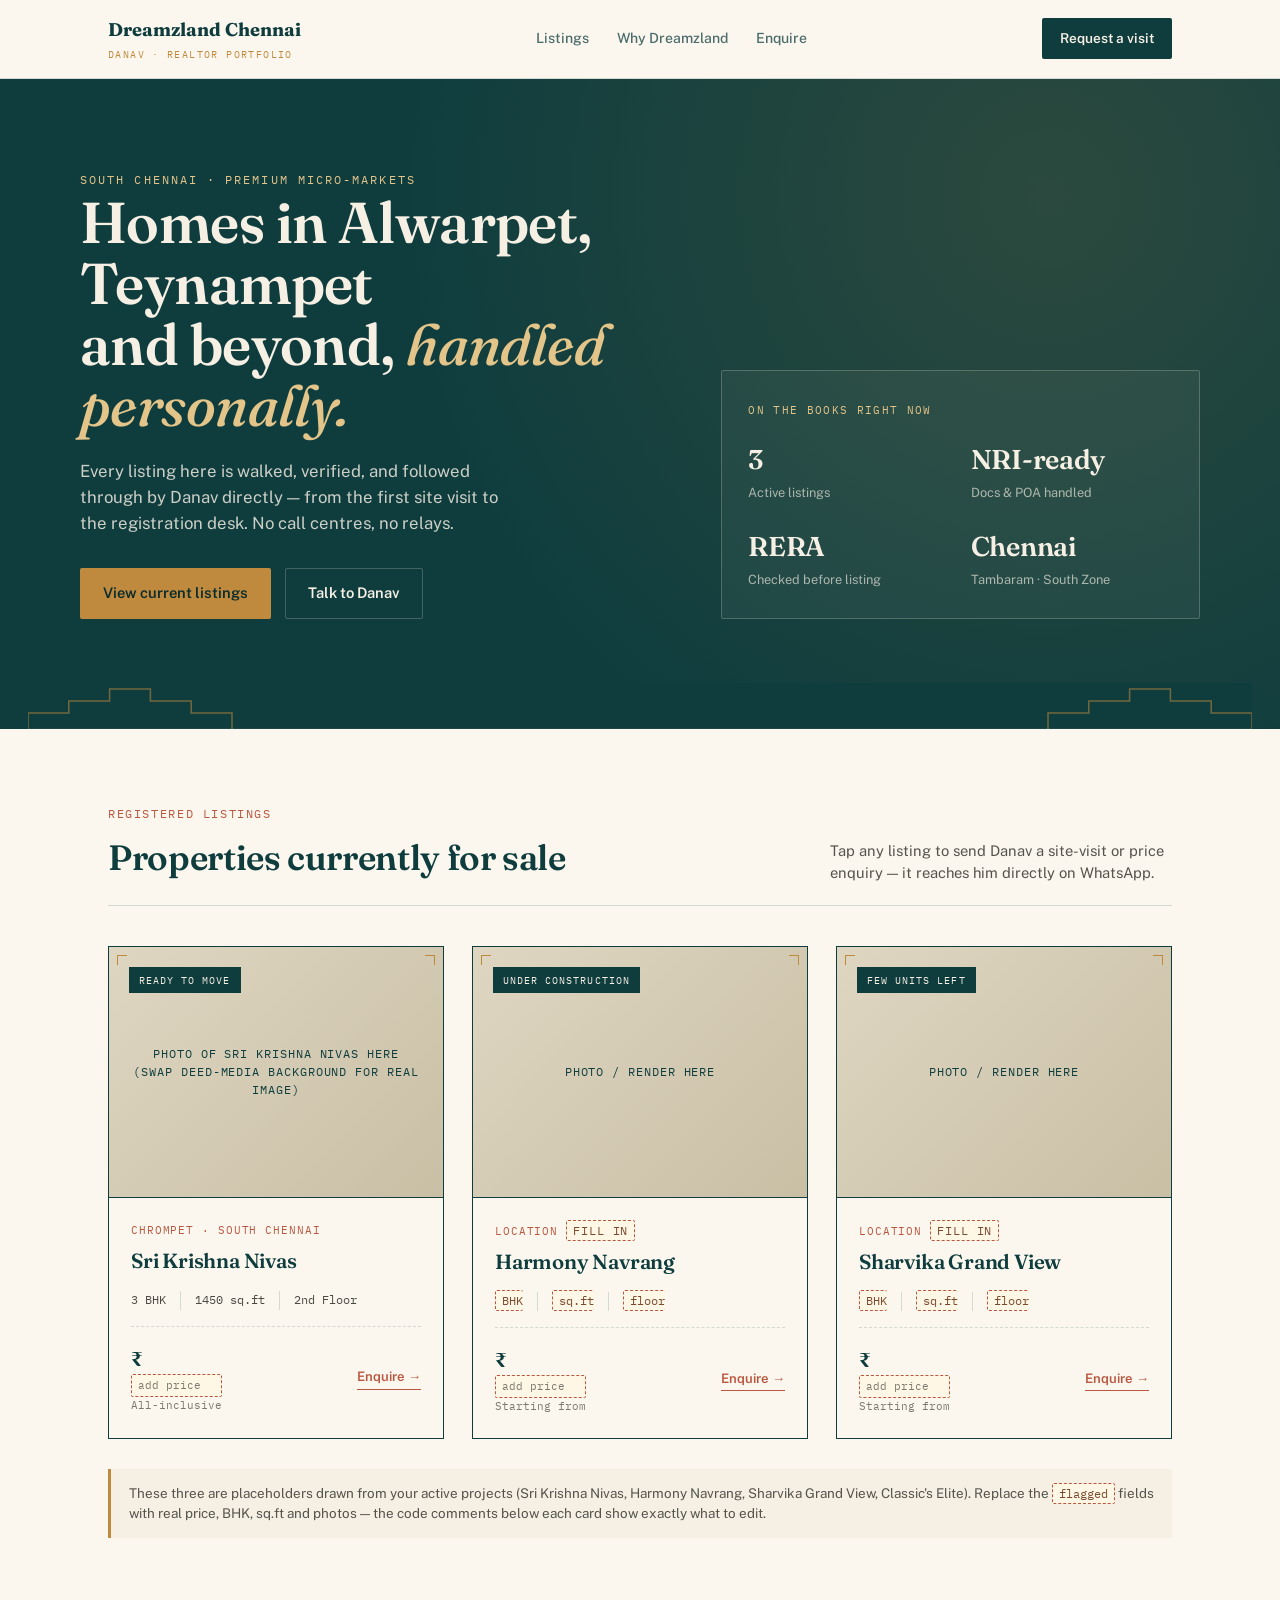
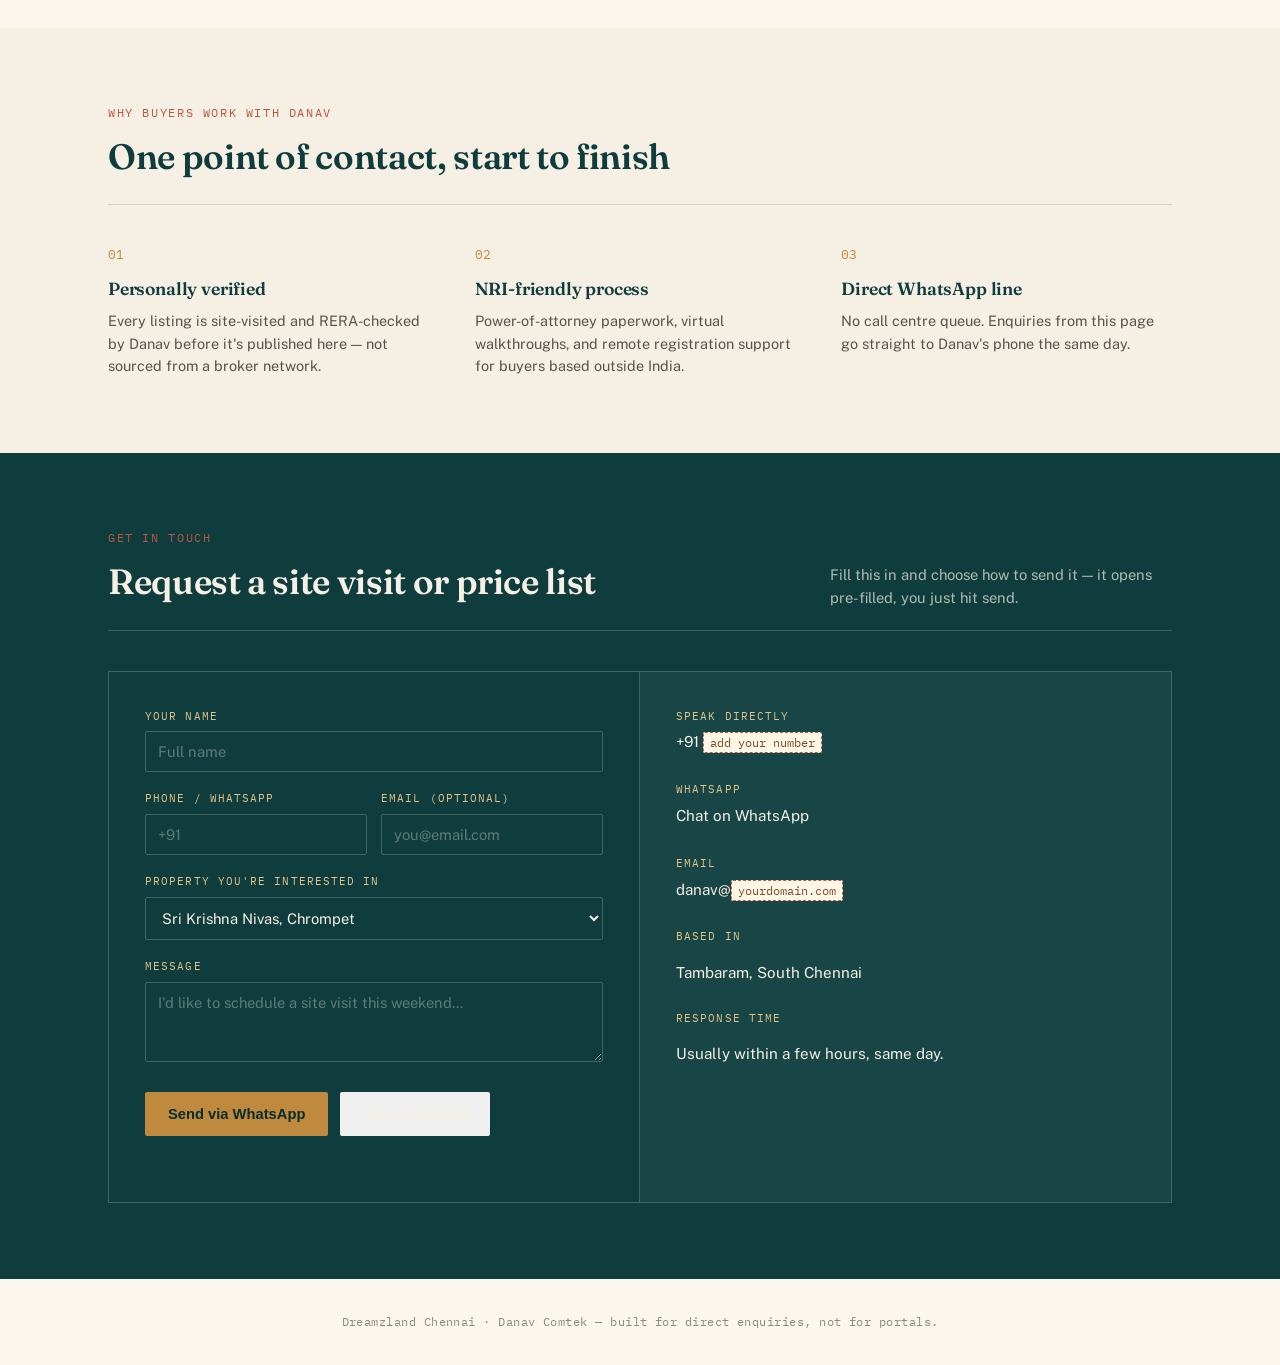
<file: portfolio (2).html>
<!DOCTYPE html>
<html lang="en">
<head>
<meta charset="UTF-8">
<meta name="viewport" content="width=device-width, initial-scale=1.0">
<title>Dreamzland Chennai — Danav | Property Listings</title>
<link rel="preconnect" href="https://fonts.googleapis.com">
<link href="https://fonts.googleapis.com/css2?family=Fraunces:opsz,wght@9..144,300;9..144,500;9..144,600;9..144,700&family=Public+Sans:wght@400;500;600;700&family=IBM+Plex+Mono:wght@400;500&display=swap" rel="stylesheet">
<style>
  :root{
    --ink:#0F3D3E;
    --ink-deep:#0A2C2D;
    --ivory:#F6EFE4;
    --paper:#FBF7EF;
    --brass:#C08A3E;
    --brass-light:#E3C489;
    --clay:#B9573F;
    --charcoal:#1B1B18;
    --line:rgba(15,61,62,0.16);
    --line-on-dark:rgba(246,239,228,0.22);
  }
  *{box-sizing:border-box;}
  html{scroll-behavior:smooth;}
  body{
    margin:0;
    background:var(--paper);
    color:var(--charcoal);
    font-family:'Public Sans',sans-serif;
    line-height:1.55;
  }
  h1,h2,h3,.display{
    font-family:'Fraunces',serif;
    font-weight:600;
    letter-spacing:-0.01em;
    margin:0;
  }
  .mono{
    font-family:'IBM Plex Mono',monospace;
    letter-spacing:0.02em;
  }
  a{color:inherit;}
  img{max-width:100%;display:block;}
  .wrap{max-width:1120px;margin:0 auto;padding:0 28px;}

  /* ---------- Nav ---------- */
  header.nav{
    position:sticky;top:0;z-index:50;
    background:rgba(251,247,239,0.9);
    backdrop-filter:blur(8px);
    border-bottom:1px solid var(--line);
  }
  .nav-inner{
    display:flex;align-items:center;justify-content:space-between;
    padding:16px 28px;max-width:1120px;margin:0 auto;
  }
  .brand{
    font-family:'Fraunces',serif;font-weight:700;font-size:1.15rem;
    color:var(--ink);
  }
  .brand small{
    display:block;font-family:'IBM Plex Mono',monospace;font-weight:400;
    font-size:0.62rem;letter-spacing:0.14em;text-transform:uppercase;
    color:var(--brass);margin-top:2px;
  }
  .nav-links{display:flex;gap:28px;font-size:0.88rem;font-weight:500;}
  .nav-links a{text-decoration:none;color:var(--ink);opacity:0.75;transition:opacity .2s;}
  .nav-links a:hover{opacity:1;}
  .nav-cta{
    background:var(--ink);color:var(--ivory);padding:10px 18px;
    border-radius:2px;text-decoration:none;font-size:0.85rem;font-weight:600;
    white-space:nowrap;
  }
  @media(max-width:720px){ .nav-links{display:none;} }

  /* ---------- Hero ---------- */
  .hero{
    background:var(--ink);
    background-image:radial-gradient(circle at 82% 18%, rgba(192,138,62,0.16), transparent 55%);
    color:var(--ivory);
    padding:88px 28px 0;
    position:relative;
    overflow:hidden;
  }
  .hero-inner{max-width:1120px;margin:0 auto;display:grid;grid-template-columns:1.1fr 0.9fr;gap:56px;align-items:end;}
  .eyebrow{
    font-family:'IBM Plex Mono',monospace;font-size:0.72rem;letter-spacing:0.18em;
    text-transform:uppercase;color:var(--brass-light);margin-bottom:18px;
  }
  .hero h1{font-size:clamp(2.3rem,4.6vw,3.6rem);line-height:1.06;color:var(--ivory);}
  .hero h1 em{font-style:italic;color:var(--brass-light);font-weight:500;}
  .hero p.lede{
    margin-top:22px;font-size:1.05rem;max-width:44ch;color:rgba(246,239,228,0.82);
  }
  .hero-actions{margin-top:32px;display:flex;gap:14px;flex-wrap:wrap;}
  .btn{
    display:inline-flex;align-items:center;gap:8px;
    padding:13px 22px;border-radius:2px;text-decoration:none;
    font-size:0.92rem;font-weight:600;border:1px solid transparent;
    cursor:pointer;transition:transform .15s ease, background .2s ease;
  }
  .btn:active{transform:translateY(1px);}
  .btn-brass{background:var(--brass);color:var(--ink-deep);}
  .btn-brass:hover{background:var(--brass-light);}
  .btn-outline{border-color:var(--line-on-dark);color:var(--ivory);}
  .btn-outline:hover{border-color:var(--brass-light);color:var(--brass-light);}

  .hero-panel{
    background:rgba(246,239,228,0.05);
    border:1px solid var(--line-on-dark);
    padding:26px;border-radius:2px;
  }
  .hero-panel .mono{font-size:0.7rem;color:var(--brass-light);text-transform:uppercase;letter-spacing:0.12em;}
  .hero-stats{display:grid;grid-template-columns:1fr 1fr;gap:20px;margin-top:16px;}
  .hero-stats div h3{font-size:1.7rem;color:var(--ivory);}
  .hero-stats div span{font-size:0.8rem;color:rgba(246,239,228,0.65);}

  /* stepped tower divider — abstract gopuram silhouette */
  .divider{height:46px;background:var(--ink);position:relative;margin-top:64px;}
  .divider svg{display:block;width:100%;height:100%;}

  @media(max-width:840px){
    .hero-inner{grid-template-columns:1fr;}
  }

  /* ---------- Section shell ---------- */
  section{padding:76px 0;}
  .section-head{
    display:flex;justify-content:space-between;align-items:flex-end;
    gap:20px;margin-bottom:40px;flex-wrap:wrap;
    border-bottom:1px solid var(--line);padding-bottom:20px;
  }
  .section-head .tag{
    font-family:'IBM Plex Mono',monospace;font-size:0.72rem;letter-spacing:0.14em;
    text-transform:uppercase;color:var(--clay);margin-bottom:8px;display:block;
  }
  .section-head h2{font-size:clamp(1.6rem,3vw,2.2rem);color:var(--ink);}
  .section-head p{max-width:38ch;font-size:0.92rem;color:#54544d;margin:0;}

  /* ---------- Listings — "title deed" cards ---------- */
  .grid{display:grid;grid-template-columns:repeat(auto-fill,minmax(320px,1fr));gap:28px;}
  .deed{
    background:var(--paper);
    border:1px solid var(--ink);
    position:relative;
    padding:0;
    transition:box-shadow .2s ease, transform .2s ease;
  }
  .deed:hover{box-shadow:6px 6px 0 var(--brass);transform:translate(-2px,-2px);}
  .deed::before,.deed::after{
    content:"";position:absolute;width:9px;height:9px;border:1.5px solid var(--brass);
    top:8px;
  }
  .deed::before{left:8px;border-right:none;border-bottom:none;}
  .deed::after{right:8px;border-left:none;border-bottom:none;}
  .deed-media{
    aspect-ratio:4/3;background:linear-gradient(135deg,#dfd6c2,#c9bfa5);
    display:flex;align-items:center;justify-content:center;
    border-bottom:1px solid var(--ink);
    color:var(--ink);font-family:'IBM Plex Mono',monospace;font-size:0.72rem;
    letter-spacing:0.08em;text-transform:uppercase;text-align:center;padding:12px;
  }
  .deed-status{
    position:absolute;top:20px;left:20px;
    background:var(--ink);color:var(--ivory);
    font-family:'IBM Plex Mono',monospace;font-size:0.65rem;
    letter-spacing:0.1em;text-transform:uppercase;
    padding:5px 10px;
  }
  .deed-body{padding:24px 22px 22px;}
  .deed-loc{
    font-family:'IBM Plex Mono',monospace;font-size:0.7rem;color:var(--clay);
    text-transform:uppercase;letter-spacing:0.08em;margin-bottom:6px;display:block;
  }
  .deed h3{font-size:1.28rem;color:var(--ink);margin-bottom:10px;}
  .deed-specs{
    display:flex;gap:14px;flex-wrap:wrap;margin:14px 0 16px;
    font-family:'IBM Plex Mono',monospace;font-size:0.76rem;color:#4a4a43;
  }
  .deed-specs span{border-right:1px solid var(--line);padding-right:14px;}
  .deed-specs span:last-child{border-right:none;padding-right:0;}
  .deed-price{
    display:flex;justify-content:space-between;align-items:center;
    border-top:1px dashed var(--line);padding-top:16px;margin-top:4px;
  }
  .deed-price .amt{font-family:'Fraunces',serif;font-weight:600;font-size:1.25rem;color:var(--ink);}
  .deed-price .amt span{font-family:'IBM Plex Mono',monospace;font-size:0.7rem;color:#7a7a70;display:block;font-weight:400;}
  .deed-cta{
    font-size:0.82rem;font-weight:600;color:var(--clay);text-decoration:none;
    border-bottom:1px solid var(--clay);padding-bottom:1px;white-space:nowrap;
  }
  .deed-cta:hover{color:var(--ink);border-color:var(--ink);}

  .note-strip{
    margin-top:30px;padding:14px 18px;background:var(--ivory);
    border-left:3px solid var(--brass);font-size:0.84rem;color:#54544d;
  }

  /* ---------- Why section ---------- */
  .why{background:var(--ivory);}
  .why-grid{display:grid;grid-template-columns:repeat(3,1fr);gap:36px;}
  .why-item .num{font-family:'IBM Plex Mono',monospace;color:var(--brass);font-size:0.8rem;margin-bottom:10px;}
  .why-item h3{font-size:1.1rem;color:var(--ink);margin-bottom:8px;}
  .why-item p{font-size:0.9rem;color:#54544d;margin:0;}
  @media(max-width:760px){ .why-grid{grid-template-columns:1fr;} }

  /* ---------- Enquiry ---------- */
  .enquiry{background:var(--ink);color:var(--ivory);}
  .enquiry .section-head{border-color:var(--line-on-dark);}
  .enquiry .section-head h2{color:var(--ivory);}
  .enquiry .section-head p{color:rgba(246,239,228,0.7);}
  .enquiry-shell{
    display:grid;grid-template-columns:1fr 1fr;gap:0;
    border:1px solid var(--line-on-dark);
  }
  .enquiry-form{padding:36px;border-right:1px solid var(--line-on-dark);}
  .enquiry-side{padding:36px;background:rgba(246,239,228,0.04);}
  @media(max-width:840px){
    .enquiry-shell{grid-template-columns:1fr;}
    .enquiry-form{border-right:none;border-bottom:1px solid var(--line-on-dark);}
  }
  .field{margin-bottom:18px;}
  .field label{
    display:block;font-family:'IBM Plex Mono',monospace;font-size:0.68rem;
    letter-spacing:0.1em;text-transform:uppercase;color:var(--brass-light);margin-bottom:7px;
  }
  .field input, .field select, .field textarea{
    width:100%;background:transparent;border:1px solid var(--line-on-dark);
    color:var(--ivory);padding:11px 12px;font-family:'Public Sans',sans-serif;
    font-size:0.92rem;border-radius:2px;
  }
  .field select option{color:var(--charcoal);}
  .field textarea{resize:vertical;min-height:80px;}
  .field input::placeholder, .field textarea::placeholder{color:rgba(246,239,228,0.35);}
  .field input:focus, .field select:focus, .field textarea:focus{
    outline:2px solid var(--brass);outline-offset:1px;border-color:var(--brass);
  }
  .form-row{display:grid;grid-template-columns:1fr 1fr;gap:14px;}
  @media(max-width:520px){ .form-row{grid-template-columns:1fr;} }
  .form-actions{display:flex;gap:12px;flex-wrap:wrap;margin-top:22px;}
  .btn-block{width:100%;justify-content:center;}
  #formStatus{margin-top:14px;font-size:0.84rem;color:var(--brass-light);min-height:1.2em;}

  .side-item{margin-bottom:26px;}
  .side-item .mono{font-size:0.68rem;color:var(--brass-light);text-transform:uppercase;letter-spacing:0.1em;display:block;margin-bottom:6px;}
  .side-item p, .side-item a{font-size:0.95rem;color:var(--ivory);text-decoration:none;}
  .side-item a:hover{color:var(--brass-light);}

  footer{
    padding:34px 0;text-align:center;
    font-family:'IBM Plex Mono',monospace;font-size:0.72rem;
    color:#8a8a80;letter-spacing:0.04em;
  }

  .edit-flag{
    background:#fff7e6;border:1px dashed var(--clay);color:#7a4a2f;
    font-size:0.75rem;padding:2px 6px;border-radius:2px;font-family:'IBM Plex Mono',monospace;
  }
</style>
</head>
<body>

<header class="nav">
  <div class="nav-inner">
    <div class="brand">Dreamzland Chennai<small>Danav · Realtor Portfolio</small></div>
    <nav class="nav-links">
      <a href="#listings">Listings</a>
      <a href="#why">Why Dreamzland</a>
      <a href="#enquire">Enquire</a>
    </nav>
    <a href="#enquire" class="nav-cta">Request a visit</a>
  </div>
</header>

<section class="hero">
  <div class="hero-inner">
    <div>
      <span class="eyebrow">South Chennai · Premium Micro-Markets</span>
      <h1>Homes in Alwarpet, Teynampet<br>and beyond, <em>handled personally.</em></h1>
      <p class="lede">Every listing here is walked, verified, and followed through by Danav directly — from the first site visit to the registration desk. No call centres, no relays.</p>
      <div class="hero-actions">
        <a href="#listings" class="btn btn-brass">View current listings</a>
        <a href="#enquire" class="btn btn-outline">Talk to Danav</a>
      </div>
    </div>
    <div class="hero-panel">
      <span class="mono">On the books right now</span>
      <div class="hero-stats">
        <div><h3 id="statCount">3</h3><span>Active listings</span></div>
        <div><h3>NRI-ready</h3><span>Docs &amp; POA handled</span></div>
        <div><h3>RERA</h3><span>Checked before listing</span></div>
        <div><h3>Chennai</h3><span>Tambaram · South Zone</span></div>
      </div>
    </div>
  </div>
  <div class="divider">
    <svg viewBox="0 0 1200 46" preserveAspectRatio="none">
      <polyline points="0,46 0,30 40,30 40,18 80,18 80,6 120,6 120,18 160,18 160,30 200,30 200,46" fill="none" stroke="#C08A3E" stroke-width="1.5" opacity="0.55"/>
      <polyline points="1200,46 1200,30 1160,30 1160,18 1120,18 1120,6 1080,6 1080,18 1040,18 1040,30 1000,30 1000,46" fill="none" stroke="#C08A3E" stroke-width="1.5" opacity="0.55"/>
      <line x1="0" y1="46" x2="1200" y2="46" stroke="#F6EFE4" stroke-width="1" opacity="0.12"/>
    </svg>
  </div>
</section>

<section id="listings">
  <div class="wrap">
    <div class="section-head">
      <div>
        <span class="tag">Registered listings</span>
        <h2>Properties currently for sale</h2>
      </div>
      <p>Tap any listing to send Danav a site-visit or price enquiry — it reaches him directly on WhatsApp.</p>
    </div>

    <div class="grid" id="listingGrid">
      <!-- Listing 1 -->
      <article class="deed" data-name="Sri Krishna Nivas, Chrompet">
        <div class="deed-media">
          <span class="deed-status">Ready to move</span>
          Photo of Sri Krishna Nivas here<br>(swap deed-media background for real image)
        </div>
        <div class="deed-body">
          <span class="deed-loc">Chrompet · South Chennai</span>
          <h3>Sri Krishna Nivas</h3>
          <div class="deed-specs">
            <span>3 BHK</span><span>1450 sq.ft</span><span>2nd Floor</span>
          </div>
          <div class="deed-price">
            <div class="amt">₹ <span class="edit-flag">add price</span><span>All-inclusive</span></div>
            <a href="#enquire" class="deed-cta enquire-link" data-property="Sri Krishna Nivas, Chrompet">Enquire →</a>
          </div>
        </div>
      </article>

      <!-- Listing 2 (placeholder) -->
      <article class="deed" data-name="Harmony Navrang">
        <div class="deed-media">
          <span class="deed-status">Under construction</span>
          Photo / render here
        </div>
        <div class="deed-body">
          <span class="deed-loc">Location <span class="edit-flag">fill in</span></span>
          <h3>Harmony Navrang</h3>
          <div class="deed-specs">
            <span><span class="edit-flag">BHK</span></span><span><span class="edit-flag">sq.ft</span></span><span><span class="edit-flag">floor</span></span>
          </div>
          <div class="deed-price">
            <div class="amt">₹ <span class="edit-flag">add price</span><span>Starting from</span></div>
            <a href="#enquire" class="deed-cta enquire-link" data-property="Harmony Navrang">Enquire →</a>
          </div>
        </div>
      </article>

      <!-- Listing 3 (placeholder) -->
      <article class="deed" data-name="Sharvika Grand View">
        <div class="deed-media">
          <span class="deed-status">Few units left</span>
          Photo / render here
        </div>
        <div class="deed-body">
          <span class="deed-loc">Location <span class="edit-flag">fill in</span></span>
          <h3>Sharvika Grand View</h3>
          <div class="deed-specs">
            <span><span class="edit-flag">BHK</span></span><span><span class="edit-flag">sq.ft</span></span><span><span class="edit-flag">floor</span></span>
          </div>
          <div class="deed-price">
            <div class="amt">₹ <span class="edit-flag">add price</span><span>Starting from</span></div>
            <a href="#enquire" class="deed-cta enquire-link" data-property="Sharvika Grand View">Enquire →</a>
          </div>
        </div>
      </article>
    </div>

    <p class="note-strip">These three are placeholders drawn from your active projects (Sri Krishna Nivas, Harmony Navrang, Sharvika Grand View, Classic's Elite). Replace the <span class="edit-flag">flagged</span> fields with real price, BHK, sq.ft and photos — the code comments below each card show exactly what to edit.</p>
  </div>
</section>

<section id="why" class="why">
  <div class="wrap">
    <div class="section-head">
      <div>
        <span class="tag">Why buyers work with Danav</span>
        <h2>One point of contact, start to finish</h2>
      </div>
    </div>
    <div class="why-grid">
      <div class="why-item">
        <div class="num">01</div>
        <h3>Personally verified</h3>
        <p>Every listing is site-visited and RERA-checked by Danav before it's published here — not sourced from a broker network.</p>
      </div>
      <div class="why-item">
        <div class="num">02</div>
        <h3>NRI-friendly process</h3>
        <p>Power-of-attorney paperwork, virtual walkthroughs, and remote registration support for buyers based outside India.</p>
      </div>
      <div class="why-item">
        <div class="num">03</div>
        <h3>Direct WhatsApp line</h3>
        <p>No call centre queue. Enquiries from this page go straight to Danav's phone the same day.</p>
      </div>
    </div>
  </div>
</section>

<section id="enquire" class="enquiry">
  <div class="wrap">
    <div class="section-head">
      <div>
        <span class="tag">Get in touch</span>
        <h2>Request a site visit or price list</h2>
      </div>
      <p>Fill this in and choose how to send it — it opens pre-filled, you just hit send.</p>
    </div>

    <div class="enquiry-shell">
      <form class="enquiry-form" id="enquiryForm">
        <div class="field">
          <label for="pName">Your name</label>
          <input type="text" id="pName" placeholder="Full name" required>
        </div>
        <div class="form-row">
          <div class="field">
            <label for="pPhone">Phone / WhatsApp</label>
            <input type="tel" id="pPhone" placeholder="+91 " required>
          </div>
          <div class="field">
            <label for="pEmail">Email (optional)</label>
            <input type="email" id="pEmail" placeholder="you@email.com">
          </div>
        </div>
        <div class="field">
          <label for="pProperty">Property you're interested in</label>
          <select id="pProperty">
            <option>Sri Krishna Nivas, Chrompet</option>
            <option>Harmony Navrang</option>
            <option>Sharvika Grand View</option>
            <option>Not sure yet — general enquiry</option>
          </select>
        </div>
        <div class="field">
          <label for="pMsg">Message</label>
          <textarea id="pMsg" placeholder="I'd like to schedule a site visit this weekend..."></textarea>
        </div>
        <div class="form-actions">
          <button type="button" class="btn btn-brass" id="sendWhatsapp">Send via WhatsApp</button>
          <button type="button" class="btn btn-outline" id="sendEmail">Send via Email</button>
        </div>
        <div id="formStatus"></div>
      </form>

      <div class="enquiry-side">
        <div class="side-item">
          <span class="mono">Speak directly</span>
          <a href="tel:+91XXXXXXXXXX">+91 <span class="edit-flag">add your number</span></a>
        </div>
        <div class="side-item">
          <span class="mono">WhatsApp</span>
          <a href="#" id="waDirectLink">Chat on WhatsApp</a>
        </div>
        <div class="side-item">
          <span class="mono">Email</span>
          <a href="mailto:danav@example.com">danav@<span class="edit-flag">yourdomain.com</span></a>
        </div>
        <div class="side-item">
          <span class="mono">Based in</span>
          <p>Tambaram, South Chennai</p>
        </div>
        <div class="side-item">
          <span class="mono">Response time</span>
          <p>Usually within a few hours, same day.</p>
        </div>
      </div>
    </div>
  </div>
</section>

<footer>
  Dreamzland Chennai · Danav Comtek — built for direct enquiries, not for portals.
</footer>

<script>
  // ====== EDIT THESE TWO LINES WITH YOUR REAL DETAILS ======
  const WHATSAPP_NUMBER = "91XXXXXXXXXX"; // country code + number, no + or spaces
  const OWNER_EMAIL = "danav@example.com";
  // ===========================================================

  document.getElementById('waDirectLink').href = `https://wa.me/${WHATSAPP_NUMBER}`;

  // Clicking "Enquire" on a listing card pre-selects that property in the form
  document.querySelectorAll('.enquire-link').forEach(link => {
    link.addEventListener('click', () => {
      const prop = link.getAttribute('data-property');
      const select = document.getElementById('pProperty');
      for (const opt of select.options) {
        if (opt.value === prop || opt.text === prop) { select.value = opt.value; break; }
      }
    });
  });

  function buildMessage() {
    const name = document.getElementById('pName').value.trim();
    const phone = document.getElementById('pPhone').value.trim();
    const email = document.getElementById('pEmail').value.trim();
    const property = document.getElementById('pProperty').value;
    const msg = document.getElementById('pMsg').value.trim();

    if (!name || !phone) {
      document.getElementById('formStatus').textContent = 'Please add your name and phone number first.';
      return null;
    }

    let text = `New enquiry from portfolio site%0A`;
    text += `Name: ${encodeURIComponent(name)}%0A`;
    text += `Phone: ${encodeURIComponent(phone)}%0A`;
    if (email) text += `Email: ${encodeURIComponent(email)}%0A`;
    text += `Property: ${encodeURIComponent(property)}%0A`;
    if (msg) text += `Message: ${encodeURIComponent(msg)}`;
    return text;
  }

  document.getElementById('sendWhatsapp').addEventListener('click', () => {
    const text = buildMessage();
    if (!text) return;
    window.open(`https://wa.me/${WHATSAPP_NUMBER}?text=${text}`, '_blank');
    document.getElementById('formStatus').textContent = 'Opening WhatsApp with your enquiry filled in — just hit send there.';
  });

  document.getElementById('sendEmail').addEventListener('click', () => {
    const name = document.getElementById('pName').value.trim();
    const phone = document.getElementById('pPhone').value.trim();
    const email = document.getElementById('pEmail').value.trim();
    const property = document.getElementById('pProperty').value;
    const msg = document.getElementById('pMsg').value.trim();
    if (!name || !phone) {
      document.getElementById('formStatus').textContent = 'Please add your name and phone number first.';
      return;
    }
    const subject = encodeURIComponent(`Enquiry: ${property}`);
    let body = `Name: ${name}%0APhone: ${phone}%0A`;
    if (email) body += `Email: ${email}%0A`;
    body += `Property: ${property}%0A`;
    if (msg) body += `Message: ${msg}`;
    window.location.href = `mailto:${OWNER_EMAIL}?subject=${subject}&body=${body}`;
    document.getElementById('formStatus').textContent = 'Opening your email app with the enquiry filled in.';
  });

  document.getElementById('statCount').textContent = document.querySelectorAll('.deed').length;
</script>

</body>
</html>
</file>
